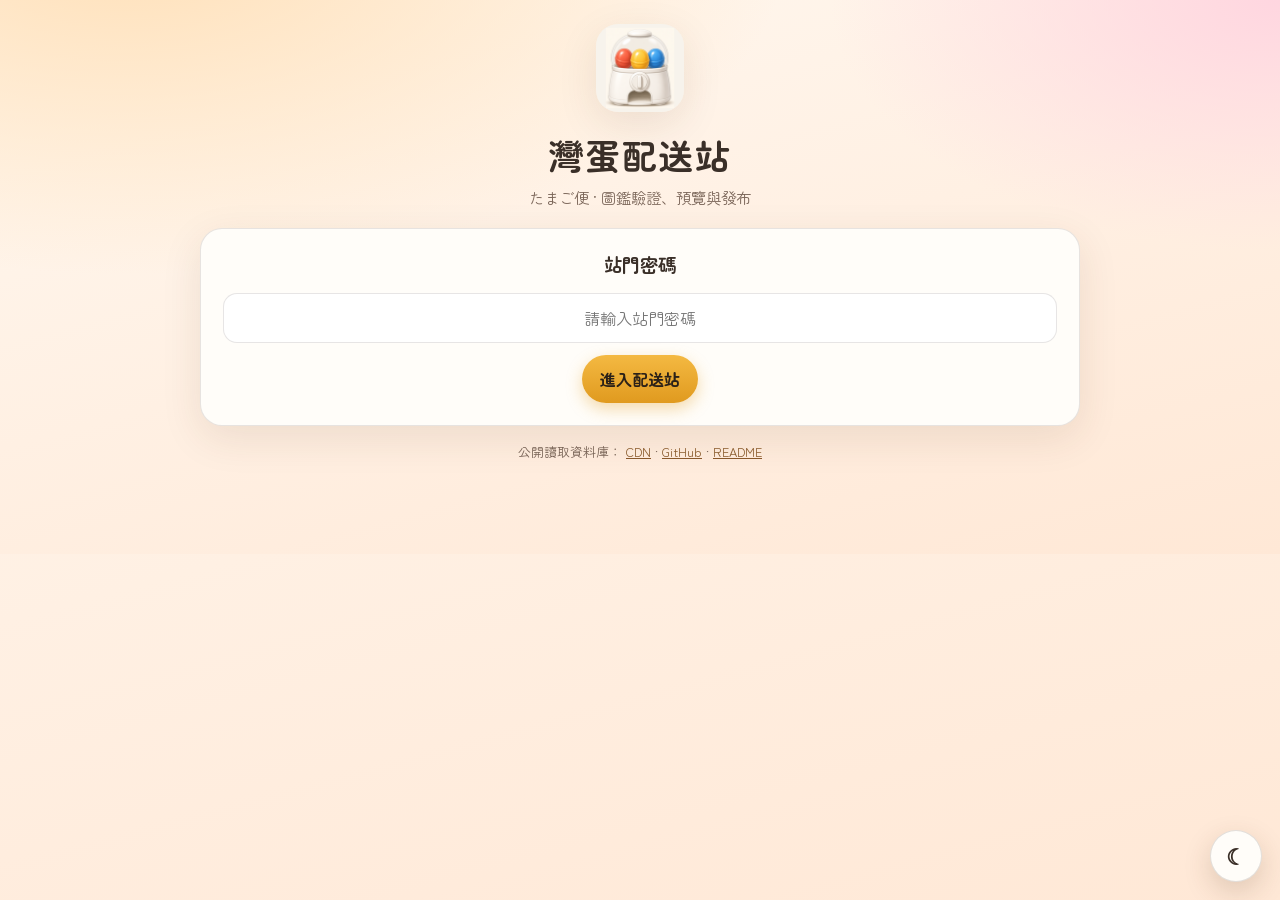
<file: docs/upload/index.html>
<!DOCTYPE html>
<html lang="zh-Hant">
  <head>
    <meta charset="utf-8" />
    <meta name="viewport" content="width=device-width, initial-scale=1" />
    <title>灣蛋配送站｜たまご便</title>
    <meta name="robots" content="noindex,nofollow" />
    <link rel="preconnect" href="https://fonts.googleapis.com" />
    <link rel="preconnect" href="https://fonts.gstatic.com" crossorigin />
    <link
      href="https://fonts.googleapis.com/css2?family=Zen+Maru+Gothic:wght@400;500;700;900&display=swap"
      rel="stylesheet"
    />
    <link rel="stylesheet" href="./styles.css" />
    <script>
      (function () {
        try {
          var saved = localStorage.getItem("wandanle_upload_theme");
          var theme =
            saved === "dark" || saved === "light"
              ? saved
              : window.matchMedia("(prefers-color-scheme: dark)").matches
                ? "dark"
                : "light";
          document.documentElement.setAttribute("data-theme", theme);
        } catch (_) {
          document.documentElement.setAttribute("data-theme", "light");
        }
      })();
    </script>
  </head>
  <body>
    <div class="shell">
      <header class="brand">
        <img class="brand-mark" src="./brand.png" width="88" height="88" alt="灣蛋啦" />
        <h1>灣蛋配送站</h1>
        <p class="sub">たまご便 · 圖鑑驗證、預覽與發布</p>
      </header>

      <section id="gate-card" class="card gate-card">
        <h2>站門密碼</h2>
        <input
          id="gate"
          type="password"
          autocomplete="current-password"
          aria-label="站門密碼"
          placeholder="請輸入站門密碼"
        />
        <div class="row row-center">
          <button type="button" class="btn-primary" id="gate-btn">進入配送站</button>
        </div>
        <div id="gate-status" class="status"></div>
      </section>

      <section id="main-card" class="card hidden">
        <h2>載入圖鑑</h2>
        <p class="hint">
          可載入完整 <code>knowledge_cards.json</code>，或匯入增量檔（含
          <code>baseVersion</code>）。會與線上版比對：禁止張數變少、禁止 version 倒退。
        </p>
        <div class="row">
          <label class="drop drop-inline" id="drop">
            <strong>完整 JSON</strong>
            <span>拖曳或點選</span>
            <input id="file" type="file" accept=".json,application/json" />
          </label>
          <label class="drop drop-inline" id="drop-delta">
            <strong>增量 delta</strong>
            <span>合并進線上底稿</span>
            <input id="file-delta" type="file" accept=".json,application/json" />
          </label>
          <button type="button" class="btn-live" id="load-live-btn">
            <span class="btn-live-icon" aria-hidden="true">☁</span>
            <span class="btn-live-text">
              <strong>載入線上版</strong>
              <small>從 CDN 拉取最新圖鑑</small>
            </span>
          </button>
        </div>

        <div class="preview" id="stats" hidden>
          <div class="stat" id="stat-version"><span class="n">—</span><span class="l">版本</span></div>
          <div class="stat" id="stat-count"><span class="n">—</span><span class="l">總張數</span></div>
          <div class="stat" id="stat-delta"><span class="n">—</span><span class="l">相對線上新增</span></div>
        </div>
        <ul class="errors" id="errors" hidden></ul>
        <div id="work-status" class="status"></div>
      </section>

      <section id="editor-card" class="card hidden">
        <div class="section-head">
          <h2>預覽與編輯</h2>
          <div class="row tight">
            <button type="button" class="btn-secondary" id="apply-btn">套用變更</button>
            <button type="button" class="btn-secondary" id="dl-work-btn">下載工作檔</button>
            <button type="button" class="btn-ghost" id="open-diff-btn">版本差異</button>
            <button type="button" class="btn-ghost" id="open-hist-btn">版本紀錄</button>
          </div>
        </div>

        <div class="filters">
          <label>
            種類
            <select id="filter-cat">
              <option value="">全部</option>
              <option value="history">歷史與怪談</option>
              <option value="food">美食與生活</option>
              <option value="geo">地理與奇葩</option>
            </select>
          </label>
          <label>
            來源
            <select id="filter-source">
              <option value="">全部來源</option>
            </select>
          </label>
          <label class="grow">
            搜尋
            <input id="filter-q" type="text" placeholder="標題／內容／編號" />
          </label>
        </div>
        <details class="list-panel" id="card-list-panel" open>
          <summary class="list-panel-summary">
            <span class="list-panel-title">題目列表</span>
            <span class="hint" id="filter-meta"></span>
          </summary>
          <div class="list-panel-body">
            <div class="filter-meta-row">
              <div class="row tight filter-fold-actions">
                <button type="button" class="btn-ghost btn-mini" id="expand-all-btn">內容全部展開</button>
                <button type="button" class="btn-ghost btn-mini" id="collapse-all-btn">內容全部收合</button>
              </div>
            </div>
            <div id="card-list" class="card-list"></div>
          </div>
        </details>

        <details class="add-panel" id="add-panel">
          <summary>新增題目</summary>
          <div class="add-grid">
            <label>
              種類
              <select id="add-cat">
                <option value="history">歷史與怪談</option>
                <option value="food">美食與生活</option>
                <option value="geo">地理與奇葩</option>
              </select>
            </label>
            <label>
              來源
              <input id="add-source" list="source-list" type="text" placeholder="選擇或輸入來源" />
              <datalist id="source-list"></datalist>
            </label>
            <label class="span2">
              來源網址（可留空）
              <input id="add-url" type="text" placeholder="https://..." />
            </label>
            <label class="span2">
              標題
              <input id="add-title" type="text" maxlength="28" />
            </label>
            <label class="span2">
              內容
              <textarea id="add-content" rows="3" maxlength="160"></textarea>
            </label>
            <label>
              趣味標籤
              <input id="add-fact" type="text" maxlength="16" />
            </label>
            <div class="row" style="align-items: end">
              <button type="button" class="btn-primary" id="add-btn">加入工作檔</button>
            </div>
          </div>
          <div id="add-status" class="status"></div>
        </details>
      </section>

      <section id="diff-card" class="card hidden">
        <div class="section-head">
          <h2>版本差異</h2>
          <button type="button" class="btn-ghost" id="close-diff-btn">關閉</button>
        </div>
        <p class="hint" id="diff-meta">相對線上版或所選歷史版的變更摘要。</p>
        <div id="diff-list" class="diff-list"></div>
      </section>

      <section id="hist-card" class="card hidden">
        <div class="section-head">
          <h2>版本紀錄</h2>
          <button type="button" class="btn-ghost" id="close-hist-btn">關閉</button>
        </div>
        <p class="hint">每個版本封存在倉庫 <code>versions/</code>，可下載完整檔或作為差異基準。</p>
        <div id="hist-list" class="hist-list"></div>
      </section>

      <section id="publish-card" class="card hidden">
        <h2>發布授權</h2>
        <p class="hint">
          寫入倉庫需要具備 Contents 讀寫權限的 GitHub token（僅限本資料庫 repo）。Token
          只暫存在此瀏覽器工作階段。成功後會更新主檔、CDN，並封存版本與索引；接著會嘗試同步
          Drive 底稿（供 Spark 每日產卡）。若自動同步未設定或失敗，會下載版本檔並開啟資料夾供手動放入。
        </p>
        <label for="pat">Token</label>
        <div class="secret-field">
          <input id="pat" type="password" autocomplete="off" spellcheck="false" />
          <button type="button" class="eye-btn" id="pat-toggle" aria-label="顯示 Token" aria-pressed="false">
            <svg class="eye-open" viewBox="0 0 24 24" width="20" height="20" aria-hidden="true">
              <path fill="currentColor" d="M12 5c-5 0-9.3 3.1-11 7 1.7 3.9 6 7 11 7s9.3-3.1 11-7c-1.7-3.9-6-7-11-7zm0 12a5 5 0 1 1 0-10 5 5 0 0 1 0 10zm0-8a3 3 0 1 0 0 6 3 3 0 0 0 0-6z" />
            </svg>
            <svg class="eye-shut hidden" viewBox="0 0 24 24" width="20" height="20" aria-hidden="true">
              <path fill="currentColor" d="M2.1 3.5 3.5 2.1l18.4 18.4-1.4 1.4-3.1-3.1A12.7 12.7 0 0 1 12 19c-5 0-9.3-3.1-11-7a13.4 13.4 0 0 1 4.6-5.2L2.1 3.5zM12 7a5 5 0 0 1 4.9 4l-1.7-1.7A3 3 0 0 0 12 9V7zm9.7 4.2c-.5 1.1-1.2 2.1-2.1 3l-2.1-2.1c.3-.6.5-1.2.5-1.9a5 5 0 0 0-5-5c-.7 0-1.3.2-1.9.5L9.3 3.9A12.6 12.6 0 0 1 12 5c5 0 9.3 3.1 11 7a13 13 0 0 1-1.3 2.2z" />
            </svg>
          </button>
        </div>
        <div class="row">
          <button type="button" class="btn-primary" id="upload-btn" disabled>上傳並發布</button>
          <button type="button" class="btn-secondary" id="sync-drive-btn">同步 Drive 底稿</button>
          <a
            class="btn-ghost"
            id="open-drive-btn"
            href="https://drive.google.com/drive/folders/1Ayiz2ww87XYRg1nVb1ZDs5nyYF_Px7y7"
            target="_blank"
            rel="noopener noreferrer"
          >開啟 Drive 資料夾</a>
          <button type="button" class="btn-ghost" id="clear-pat">清除 Token</button>
        </div>
        <div id="publish-status" class="status"></div>
      </section>

      <p class="foot">
        公開讀取資料庫：
        <a href="https://wandanle-catalog.web.app/knowledge_cards.json">CDN</a>
        ·
        <a href="https://github.com/jimmy77733/wandanle-catalog">GitHub</a>
        ·
        <a href="https://github.com/jimmy77733/wandanle-catalog/blob/main/README.md">README</a>
      </p>
    </div>

    <button
      type="button"
      class="theme-fab"
      id="theme-toggle"
      aria-label="切換深色或淺色主題"
      title="切換主題"
    >
      <span class="theme-fab-sun" aria-hidden="true">☀</span>
      <span class="theme-fab-moon" aria-hidden="true">☾</span>
    </button>

    <script src="./upload.config.js"></script>
    <script src="./catalog-core.js"></script>
    <script src="./app.js"></script>
  </body>
</html>
</file>
<file: docs/upload/styles.css>
:root,
[data-theme="light"] {
  --bg0: #fff8f0;
  --bg1: #ffe8d6;
  --bg-glow-1: #ffe0b8;
  --bg-glow-2: #ffd6e0;
  --ink: #3a2f28;
  --muted: #7a6558;
  --line: rgba(58, 47, 40, 0.12);
  --yolk: #f4b942;
  --yolk-deep: #e09a1f;
  --shell: #fffdf9;
  --input-bg: #fff;
  --ok: #2f7d4a;
  --bad: #b33a3a;
  --warn: #b76a12;
  --history: #c45c5c;
  --food: #d4a017;
  --geo: #3d7ea6;
  --shadow: 0 12px 40px rgba(80, 50, 20, 0.1);
  --radius: 22px;
  --font: "Zen Maru Gothic", "Noto Sans TC", "Hiragino Sans", sans-serif;
  --drop-bg: rgba(255, 249, 239, 0.8);
  --drop-drag: #fff3d9;
  --stat-bg: #fff7ea;
  --status-info-bg: #fff4df;
  --status-info-fg: #6a4c1a;
  --status-ok-bg: #e7f6ec;
  --status-bad-bg: #fdecec;
  --egg-from: #fffefb;
  --egg-to: #fff8ef;
  --hist-from: #fffefb;
  --hist-to: #fff5e6;
  --readonly-bg: rgba(58, 47, 40, 0.04);
  --eye-hover: rgba(58, 47, 40, 0.06);
  --btn-secondary-bg: #fff;
  --pill-bg: #fff;
  --pill-food: #9a7408;
  --link: #8a5a2b;
  --btn-live-from: #fffdf8;
  --btn-live-to: #fff1d6;
  --btn-live-border: rgba(224, 154, 31, 0.55);
  --btn-live-shadow: 0 10px 24px rgba(224, 154, 31, 0.28);
  --fab-bg: #fffdf9;
  --fab-border: rgba(58, 47, 40, 0.14);
  --fab-shadow: 0 10px 28px rgba(80, 50, 20, 0.18);
}

[data-theme="dark"] {
  --bg0: #1a1612;
  --bg1: #241e18;
  --bg-glow-1: rgba(242, 179, 61, 0.16);
  --bg-glow-2: rgba(120, 70, 90, 0.18);
  --ink: #f3ebe1;
  --muted: #b2a394;
  --line: rgba(243, 235, 225, 0.12);
  --yolk: #f4b942;
  --yolk-deep: #e09a1f;
  --shell: #2a241e;
  --input-bg: #1e1a16;
  --ok: #5dcc8f;
  --bad: #ef7a7a;
  --warn: #e0b15a;
  --history: #e08a8a;
  --food: #e0b84a;
  --geo: #6eb4d8;
  --shadow: 0 12px 40px rgba(0, 0, 0, 0.4);
  --drop-bg: rgba(50, 42, 34, 0.9);
  --drop-drag: #3a3228;
  --stat-bg: #322b24;
  --status-info-bg: #3a3020;
  --status-info-fg: #f0d9a8;
  --status-ok-bg: #1f3a2a;
  --status-bad-bg: #3a2222;
  --egg-from: #2f2821;
  --egg-to: #262019;
  --hist-from: #2f2821;
  --hist-to: #2a241c;
  --readonly-bg: rgba(255, 255, 255, 0.06);
  --eye-hover: rgba(255, 255, 255, 0.08);
  --btn-secondary-bg: #322b24;
  --pill-bg: #1e1a16;
  --pill-food: #e0b84a;
  --link: #f0c87a;
  --btn-live-from: #3a3020;
  --btn-live-to: #2f2618;
  --btn-live-border: rgba(242, 179, 61, 0.65);
  --btn-live-shadow: 0 10px 28px rgba(0, 0, 0, 0.45);
  --fab-bg: #2a241e;
  --fab-border: rgba(243, 235, 225, 0.18);
  --fab-shadow: 0 10px 28px rgba(0, 0, 0, 0.45);
}

* { box-sizing: border-box; }

html { color-scheme: light; }
html[data-theme="dark"] { color-scheme: dark; }

html, body {
  margin: 0;
  min-height: 100%;
  color: var(--ink);
  font-family: var(--font);
  background:
    radial-gradient(1200px 600px at 10% -10%, var(--bg-glow-1) 0%, transparent 55%),
    radial-gradient(900px 500px at 100% 0%, var(--bg-glow-2) 0%, transparent 50%),
    linear-gradient(165deg, var(--bg0), var(--bg1));
  transition: background 0.25s ease, color 0.2s ease;
}

body { padding: 24px 16px 80px; }

.shell { max-width: 880px; margin: 0 auto; }

.brand { text-align: center; margin-bottom: 20px; animation: float-in 0.7s ease both; }

.brand-mark {
  width: 88px; height: 88px; margin: 0 auto 12px;
  border-radius: 22px; object-fit: cover; box-shadow: var(--shadow);
  animation: soft-pop 3.6s ease-in-out infinite;
}

.brand h1 {
  margin: 0; font-size: clamp(1.7rem, 4vw, 2.2rem);
  font-weight: 700; letter-spacing: 0.04em; color: var(--ink);
}

.brand .sub { margin: 6px 0 0; color: var(--muted); font-size: 0.95rem; }

.card {
  background: var(--shell); border: 1px solid var(--line);
  border-radius: var(--radius); box-shadow: var(--shadow);
  padding: 22px; margin-bottom: 16px; animation: float-in 0.8s ease both;
  transition: background 0.2s ease, border-color 0.2s ease;
}

.card h2 { margin: 0 0 10px; font-size: 1.15rem; color: var(--ink); }

.section-head {
  display: flex; flex-wrap: wrap; gap: 10px;
  align-items: center; justify-content: space-between; margin-bottom: 8px;
}
.section-head h2 { margin: 0; }

.gate-card { text-align: center; }
.gate-card h2 { margin-bottom: 16px; }
.gate-card input[type="password"] { text-align: center; }
.row-center { justify-content: center; }

.hint { margin: 0 0 14px; color: var(--muted); font-size: 0.9rem; line-height: 1.5; }
.hint code { color: var(--ink); }

label { display: block; font-size: 0.85rem; font-weight: 600; margin-bottom: 6px; color: var(--ink); }

input[type="password"], input[type="text"], select, textarea {
  width: 100%; padding: 12px 14px; border-radius: 14px;
  border: 1px solid var(--line); background: var(--input-bg); font: inherit; color: var(--ink);
  transition: border-color 0.15s ease, box-shadow 0.15s ease, background 0.15s ease;
}

textarea { resize: vertical; min-height: 72px; }

select:hover,
input[type="password"]:hover,
input[type="text"]:hover,
textarea:hover {
  border-color: rgba(224, 154, 31, 0.55);
}

input:focus, select:focus, textarea:focus {
  outline: 2px solid rgba(244, 185, 66, 0.55); border-color: var(--yolk);
}

.secret-field { position: relative; }
.secret-field input { padding-right: 48px; }

.eye-btn {
  position: absolute; right: 6px; top: 50%; transform: translateY(-50%);
  width: 40px; height: 36px; padding: 0; border-radius: 10px;
  background: transparent; color: var(--muted); box-shadow: none;
  display: grid; place-items: center;
}
.eye-btn:hover { background: var(--eye-hover); color: var(--ink); }
.eye-btn[aria-pressed="true"] { color: var(--yolk-deep); }

.row { display: flex; gap: 10px; flex-wrap: wrap; margin-top: 12px; align-items: stretch; }
.row.tight { margin-top: 0; }

button {
  appearance: none; border: none; border-radius: 999px;
  padding: 12px 18px; font: inherit; font-weight: 700; cursor: pointer;
  transition:
    transform 0.15s ease,
    box-shadow 0.15s ease,
    opacity 0.15s,
    background 0.2s,
    border-color 0.15s,
    color 0.15s,
    filter 0.15s;
  color: var(--ink);
}
button:hover:not(:disabled) { transform: translateY(-1px); }
button:active:not(:disabled),
button.is-pressed:not(:disabled) { transform: scale(0.96); filter: brightness(0.96); }
button:focus-visible {
  outline: 2px solid var(--yolk);
  outline-offset: 2px;
}
button:disabled { opacity: 0.45; cursor: not-allowed; transform: none; }

.btn-primary {
  background: linear-gradient(180deg, var(--yolk), var(--yolk-deep));
  color: #2b2118; box-shadow: 0 6px 16px rgba(224, 154, 31, 0.35);
}
.btn-primary:hover:not(:disabled) {
  box-shadow: 0 10px 22px rgba(224, 154, 31, 0.42);
  filter: brightness(1.04);
}
.btn-secondary {
  background: var(--btn-secondary-bg);
  color: var(--ink);
  border: 1px solid var(--line);
}
.btn-secondary:hover:not(:disabled) {
  border-color: var(--yolk);
  box-shadow: 0 4px 14px rgba(224, 154, 31, 0.18);
}
.btn-ghost {
  background: transparent;
  color: var(--muted);
  border: 1px dashed var(--line);
}
a.btn-ghost {
  display: inline-flex;
  align-items: center;
  justify-content: center;
  padding: 12px 18px;
  border-radius: 999px;
  font: inherit;
  font-weight: 700;
  text-decoration: none;
  box-sizing: border-box;
}
.btn-ghost:hover:not(:disabled) {
  color: var(--ink);
  border-color: var(--yolk);
  background: rgba(242, 179, 61, 0.1);
}
a.btn-ghost:hover {
  color: var(--ink);
  border-color: var(--yolk);
  background: rgba(242, 179, 61, 0.1);
  transform: translateY(-1px);
}
.btn-mini { padding: 8px 12px; font-size: 0.82rem; }

.btn-baseline-active,
.btn-baseline-active:hover:not(:disabled) {
  color: var(--ok);
  border-style: solid;
  border-color: var(--ok);
  background: var(--status-ok-bg);
  box-shadow: 0 0 0 1px var(--ok), 0 4px 14px rgba(47, 143, 91, 0.22);
}
.hist-item-baseline {
  border-color: var(--ok);
  box-shadow: 0 0 0 1px var(--ok);
}

/* 載入線上版 */
.btn-live {
  display: inline-flex;
  align-items: center;
  gap: 12px;
  padding: 12px 18px 12px 14px;
  border-radius: 18px;
  border: 1.5px solid var(--btn-live-border);
  background:
    radial-gradient(circle at 18% 30%, rgba(255, 255, 255, 0.45), transparent 42%),
    linear-gradient(135deg, var(--btn-live-from), var(--btn-live-to));
  box-shadow: var(--btn-live-shadow);
  color: var(--ink);
  text-align: left;
  flex: 1;
  min-width: 180px;
}
.btn-live:hover {
  transform: translateY(-1px);
  box-shadow: 0 14px 30px rgba(224, 154, 31, 0.35);
  border-color: var(--yolk-deep);
}
.btn-live:active { transform: scale(0.98); }
.btn-live-icon {
  width: 40px; height: 40px; border-radius: 14px;
  display: grid; place-items: center;
  font-size: 1.25rem; line-height: 1;
  background: linear-gradient(180deg, var(--yolk), var(--yolk-deep));
  color: #2b2118;
  box-shadow: inset 0 -2px 0 rgba(0, 0, 0, 0.08), 0 4px 10px rgba(224, 154, 31, 0.35);
  flex-shrink: 0;
}
.btn-live-text {
  display: flex; flex-direction: column; gap: 2px; line-height: 1.2;
}
.btn-live-text strong {
  font-size: 0.98rem; letter-spacing: 0.02em; color: var(--ink);
}
.btn-live-text small {
  font-size: 0.72rem; font-weight: 600; color: var(--muted);
}

.drop {
  border: 2px dashed rgba(224, 154, 31, 0.45); border-radius: 18px;
  padding: 28px 16px; text-align: center; background: var(--drop-bg);
  transition: border-color 0.2s, background 0.2s, transform 0.15s, box-shadow 0.15s;
  cursor: pointer; flex: 1; min-width: 160px;
  color: var(--ink);
}
.drop:hover {
  border-color: var(--yolk-deep);
  box-shadow: 0 6px 16px rgba(224, 154, 31, 0.16);
  transform: translateY(-1px);
}
.drop span { color: var(--muted); font-size: 0.85rem; }
.drop-inline { padding: 18px 14px; }
.drop.dragover { border-color: var(--yolk-deep); background: var(--drop-drag); }
.drop strong { display: block; margin-bottom: 6px; color: var(--ink); }
.drop input { display: none; }

.preview {
  display: grid; grid-template-columns: repeat(3, 1fr);
  gap: 10px; margin-top: 14px;
}
.stat { background: var(--stat-bg); border-radius: 14px; padding: 12px; text-align: center; }
.stat .n { display: block; font-size: 1.35rem; font-weight: 800; color: var(--ink); }
.stat .l { font-size: 0.75rem; color: var(--muted); }
.stat.ok .n { color: var(--ok); }
.stat.bad .n { color: var(--bad); }
.stat.warn .n { color: var(--warn); }

.status {
  margin-top: 12px; padding: 12px 14px; border-radius: 14px;
  font-size: 0.9rem; line-height: 1.5; white-space: pre-wrap; display: none;
}
.status.show { display: block; }
.status.info { background: var(--status-info-bg); color: var(--status-info-fg); }
.status.ok { background: var(--status-ok-bg); color: var(--ok); }
.status.bad { background: var(--status-bad-bg); color: var(--bad); }

.errors { margin: 10px 0 0; padding-left: 18px; color: var(--bad); font-size: 0.88rem; }
.hidden { display: none !important; }

.filters {
  display: grid; grid-template-columns: 1fr 1.2fr 1.4fr; gap: 10px; margin: 12px 0;
}
.filters .grow { min-width: 0; }

.list-panel,
.add-panel {
  margin-top: 18px;
  border-top: 1px dashed var(--line);
  padding-top: 12px;
}
.list-panel-summary,
.add-panel summary {
  cursor: pointer;
  font-weight: 700;
  color: var(--ink);
  display: flex;
  flex-wrap: wrap;
  align-items: baseline;
  column-gap: 8px;
  row-gap: 4px;
  list-style: none;
  user-select: none;
  margin: 0 0 10px;
  padding: 0;
}
.list-panel-summary::-webkit-details-marker,
.add-panel summary::-webkit-details-marker { display: none; }
.list-panel-summary::marker,
.add-panel summary::marker { content: ""; }
.list-panel-summary::before,
.add-panel summary::before {
  content: "▸";
  display: inline-block;
  width: 1.1em;
  flex-shrink: 0;
  text-align: center;
  transition: transform 0.15s ease;
  color: var(--muted);
}
.list-panel[open] > .list-panel-summary::before,
.add-panel[open] > summary::before {
  transform: rotate(90deg);
}
.list-panel-title { font-size: 1rem; }
.list-panel-summary .hint {
  margin: 0;
  font-weight: 600;
}
.list-panel-body { margin-top: 0; }

.filter-meta-row {
  display: flex;
  flex-wrap: wrap;
  align-items: center;
  justify-content: flex-end;
  gap: 8px 12px;
  margin-bottom: 8px;
}
.filter-meta-row .hint { margin: 0; }
.filter-fold-actions { margin-top: 0; }

.card-list { display: flex; flex-direction: column; gap: 12px; max-height: 640px; overflow: auto; padding-right: 4px; }

.egg-card {
  border: 1px solid var(--line); border-radius: 18px; padding: 0;
  background: linear-gradient(180deg, var(--egg-from), var(--egg-to));
  border-left: 5px solid var(--yolk);
  color: var(--ink);
}
.egg-card.cat-history { border-left-color: var(--history); }
.egg-card.cat-food { border-left-color: var(--food); }
.egg-card.cat-geo { border-left-color: var(--geo); }

.egg-summary {
  list-style: none;
  cursor: pointer;
  padding: 14px 16px;
  user-select: none;
  display: grid;
  grid-template-columns: 1fr auto;
  grid-template-rows: auto auto;
  column-gap: 10px;
  align-items: start;
}
.egg-summary::-webkit-details-marker { display: none; }
.egg-summary::marker { content: ""; }
.egg-summary .egg-top { grid-column: 1; grid-row: 1; }
.egg-summary .egg-summary-title { grid-column: 1; grid-row: 2; }
.egg-summary::after {
  content: "▾";
  grid-column: 2;
  grid-row: 1 / span 2;
  align-self: center;
  color: var(--muted);
  font-size: 0.95rem;
  transition: transform 0.15s ease;
}
.egg-card[open] > .egg-summary::after {
  transform: rotate(-180deg);
}
.egg-summary:hover .egg-summary-title { color: var(--yolk-deep); }

.egg-top {
  display: flex; flex-wrap: wrap; gap: 8px; align-items: center;
  margin-bottom: 8px;
}
.egg-summary-title {
  font-weight: 700;
  font-size: 0.98rem;
  line-height: 1.35;
  color: var(--ink);
}
.egg-body {
  padding: 0 16px 14px;
  border-top: 1px dashed var(--line);
  padding-top: 12px;
}

.pill {
  display: inline-flex; align-items: center; border-radius: 999px;
  padding: 4px 10px; font-size: 0.75rem; font-weight: 700;
  background: var(--pill-bg); border: 1px solid var(--line); color: var(--ink);
}
.pill.cat-history { color: var(--history); border-color: rgba(196, 92, 92, 0.35); }
.pill.cat-food { color: var(--pill-food); border-color: rgba(212, 160, 23, 0.4); }
.pill.cat-geo { color: var(--geo); border-color: rgba(61, 126, 166, 0.35); }
.meta-id { font-size: 0.72rem; color: var(--muted); margin-left: auto; }

.field { margin-bottom: 8px; }
.field .flabel { font-size: 0.75rem; color: var(--muted); margin-bottom: 4px; font-weight: 700; }
.field .readonly {
  padding: 8px 10px; border-radius: 10px; background: var(--readonly-bg); font-size: 0.9rem; color: var(--ink);
}
.field input, .field textarea { font-weight: 500; }

.add-grid {
  display: grid; grid-template-columns: 1fr 1fr; gap: 12px;
}
.add-grid .span2 { grid-column: 1 / -1; }

.diff-list, .hist-list { display: flex; flex-direction: column; gap: 10px; }

.diff-item, .hist-item {
  border-radius: 16px; padding: 14px; border: 1px solid var(--line); background: var(--input-bg);
}
.diff-item.added { border-left: 5px solid var(--ok); }
.diff-item.changed { border-left: 5px solid var(--warn); }
.diff-item.removed { border-left: 5px solid var(--bad); }
.diff-item h3, .hist-item h3 { margin: 0 0 6px; font-size: 1rem; color: var(--ink); }
.diff-item p, .hist-item p { margin: 0; color: var(--muted); font-size: 0.85rem; line-height: 1.45; }

.hist-item {
  display: grid; grid-template-columns: 1fr auto; gap: 10px; align-items: center;
  background: linear-gradient(120deg, var(--hist-from), var(--hist-to));
}
.hist-item .actions { display: flex; flex-wrap: wrap; gap: 8px; }

.foot { text-align: center; color: var(--muted); font-size: 0.8rem; margin-top: 8px; line-height: 1.5; }
.foot a { color: var(--link); }

/* 右下角主題切換 */
.theme-fab {
  position: fixed;
  right: 18px;
  bottom: 18px;
  z-index: 40;
  width: 52px;
  height: 52px;
  padding: 0;
  border-radius: 50%;
  border: 1.5px solid var(--fab-border);
  background: var(--fab-bg);
  box-shadow: var(--fab-shadow);
  display: grid;
  place-items: center;
  font-size: 1.35rem;
  line-height: 1;
  color: var(--ink);
}
.theme-fab:hover {
  transform: translateY(-2px) scale(1.03);
  border-color: var(--yolk);
}
.theme-fab-sun,
.theme-fab-moon { display: none; }
[data-theme="light"] .theme-fab-moon { display: block; }
[data-theme="dark"] .theme-fab-sun { display: block; }

@keyframes soft-pop {
  0%, 100% { transform: translateY(0); }
  50% { transform: translateY(-4px); }
}
@keyframes float-in {
  from { opacity: 0; transform: translateY(10px); }
  to { opacity: 1; transform: translateY(0); }
}

@media (max-width: 720px) {
  .preview, .filters, .add-grid { grid-template-columns: 1fr; }
  .hist-item { grid-template-columns: 1fr; }
  .add-grid .span2 { grid-column: auto; }
  .btn-live { width: 100%; min-width: 0; }
}
</file>
